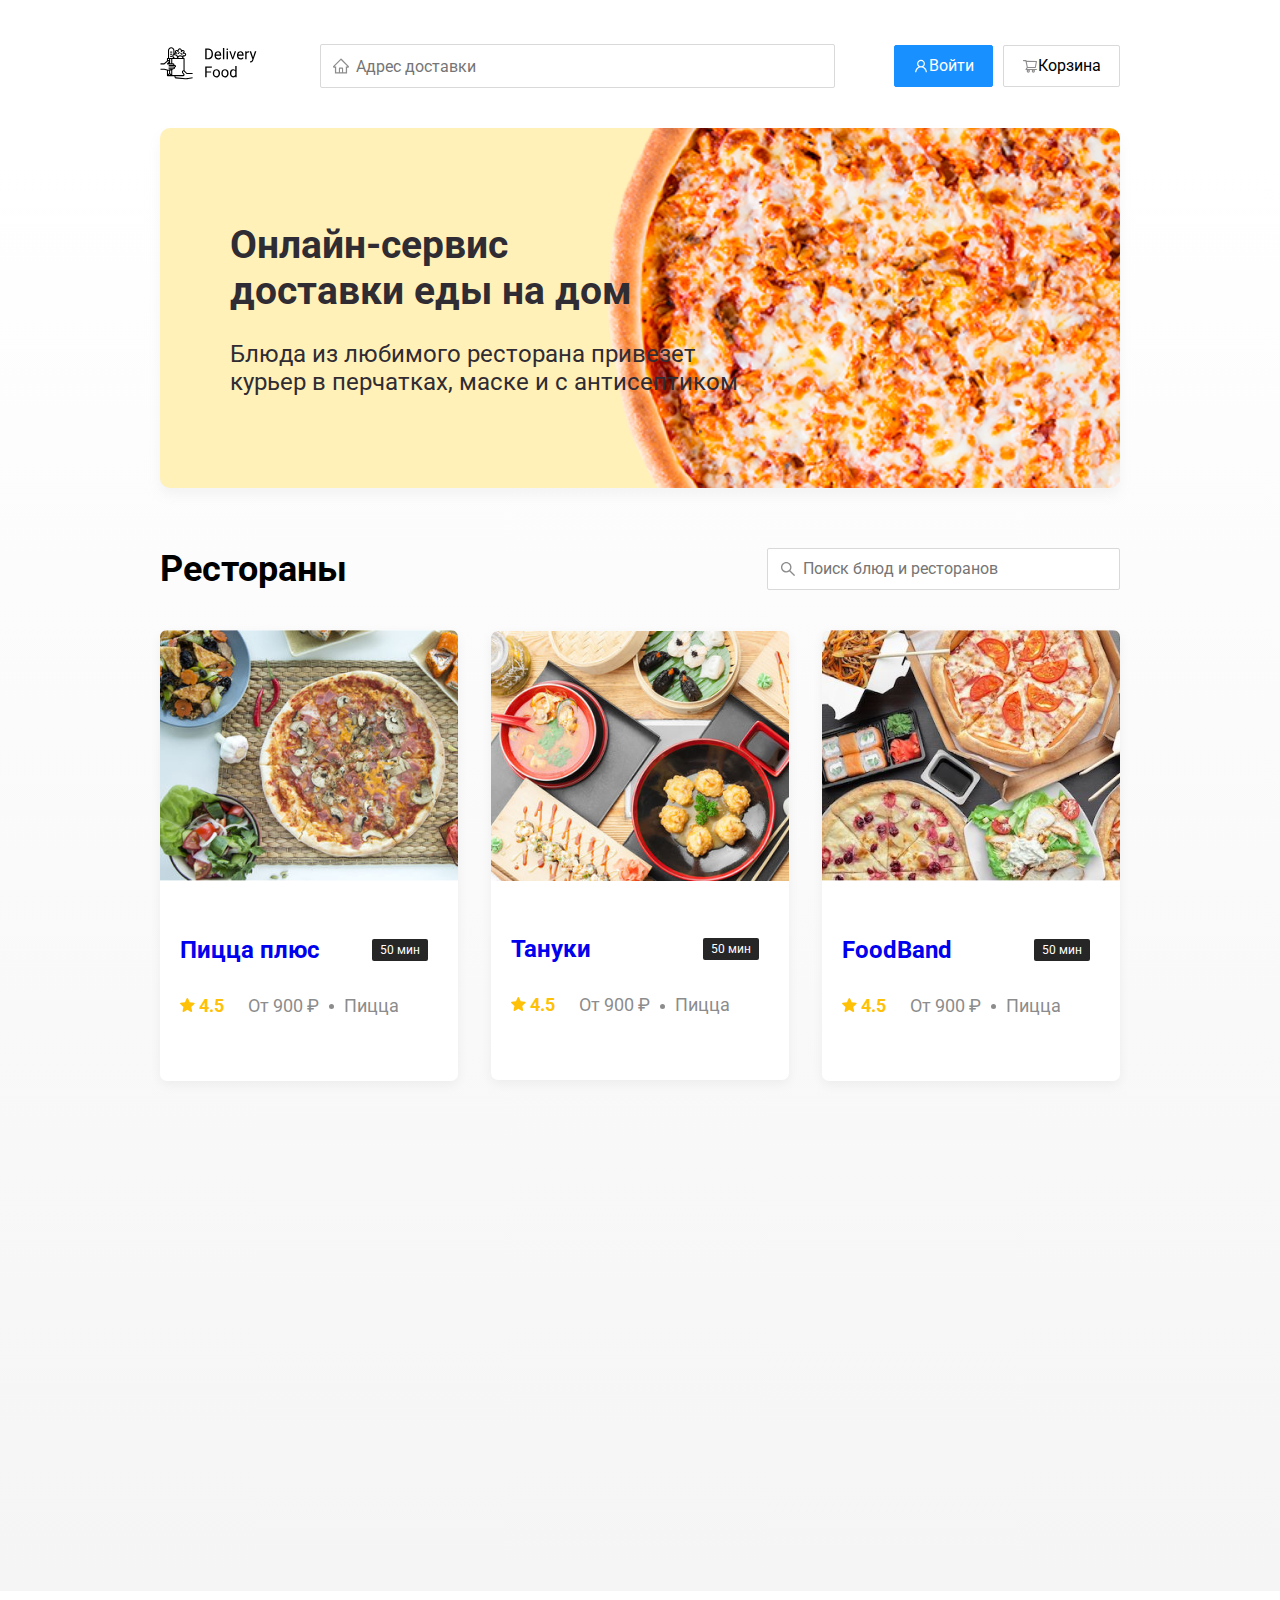
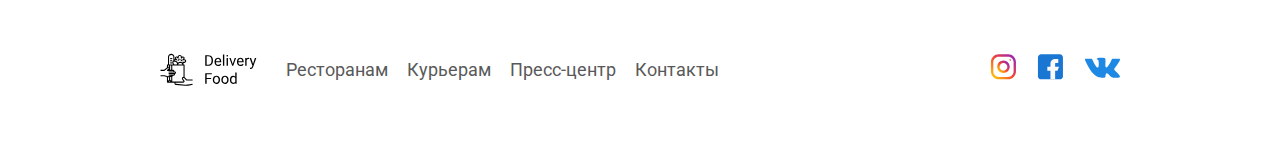
<file: index.html>
<!DOCTYPE html>
<html lang="ru">
  <head>
    <meta charset="UTF-8" />
    <meta name="viewport" content="width=device-width, initial-scale=1.0" />
    <title>Delivery Food - доставка еды на дом</title>
    <link
      href="https://fonts.googleapis.com/css2?family=Roboto:wght@400;700&display=swap"
      rel="stylesheet"
    />
    <link rel="stylesheet" href="css/normalize.css" />
    <link rel="stylesheet" href="css/animate.css" />
    <link rel="stylesheet" href="css/style.css" />
  </head>

  <body>
    <header class="header">
      <div class="container">
        <div class="header-wrap">
          <a href="index.html">
            <img src="img/header/logosvg.svg" alt="" class="header__brand" />
          </a>
          <input
            type="text"
            class="input header-search__input"
            placeholder="Адрес доставки"
          />
          <div class="header-buttons">
            <button class="button header-buttons__in">
              <img
                src="img/header/icon_in.svg"
                alt=""
                class="header-buttons_img"
              />
              <span class="header-buttons__text">Войти</span>
              <!-- /.header-buttons__text -->
            </button>
            <!-- /.header-buttons_key -->
            <button class="button header-buttons__basket">
              <img
                src="img/header/icon_braket.svg"
                alt=""
                class="header-buttons_img"
              /><span class="header-buttons__text" id="basket">Корзина</span>
            </button>

            <!-- /.header-buttons_key -->
          </div>
          <!-- /.header-buttons button -->
        </div>
        <!-- /.header-wrap -->
      </div>
      <!-- /.container -->
    </header>
    <!-- /.header -->

    <main class="main">
      <section class="promo-section">
        <div class="container">
          <div class="promo">
            <h1 class="promo-title">
              Онлайн-сервис <br />
              доставки еды на дом
            </h1>
            <p class="promo-subtitle">
              Блюда из любимого ресторана привезет курьер в перчатках, маске и с
              антисептиком
            </p>
            <!-- /.promo-subtitle -->
            <!-- /.promo-title -->
          </div>
        </div>
        <!-- /.container -->
        <!-- /.promo -->
      </section>
      <!-- /.promo-section -->

      <section class="restuarants">
        <div class="container">
          <div class="section-heading">
            <h2 class="section-heading__title">Рестораны</h2>
            <!-- /.section-title -->
            <input
              type=""
              class="section-heading__input main-input"
              placeholder="Поиск блюд и ресторанов"
            />
          </div>

          <!-- /.section-heading -->
          <div class="cards" class="cards">
            <a
              href="restuarant.html"
              class="card wow fadeInUp"
              data-wow-delay="0.2s"
            >
              <img src="img/restuarant/card-1.jpg" alt="" class="card-image" />
              <div class="card-text">
                <div class="card-heading">
                  <h3 class="card-title">Пицца плюс</h3>
                  <span class="card-tag">50 мин</span>
                  <!-- /.card-tag -->
                  <!-- /.card-title -->
                </div>
                <!-- /.card-heading -->
                <div class="card-info">
                  <div class="card-raiting">
                    <img
                      src="img/restuarant/raiting.svg"
                      alt="raiting-star"
                      class="raiting-star"
                    />
                    4.5
                  </div>
                  <!-- /.card-raiting -->
                  <div class="card-price">От 900 ₽</div>
                  <!-- /.card-price -->
                  <div class="card-category">Пицца</div>
                  <!-- /.card category -->
                </div>
                <!-- /.card-info -->
              </div>
              <!-- /.card-text -->
            </a>
            <!-- /.card -->
            <a
              href="restuarant.html"
              class="card wow fadeInUp"
              data-wow-delay="0.4s"
            >
              <img src="img/restuarant/card-2.jpg" alt="" class="card-image" />
              <div class="card-text">
                <div class="card-heading">
                  <h3 class="card-title">Тануки</h3>
                  <span class="card-tag">50 мин</span>
                  <!-- /.card-tag -->
                  <!-- /.card-title -->
                </div>
                <!-- /.card-heading -->
                <div class="card-info">
                  <div class="card-raiting">
                    <img
                      src="img/restuarant/raiting.svg"
                      alt="raiting-star"
                      class="raiting-star"
                    />
                    4.5
                  </div>
                  <!-- /.card-raiting -->
                  <div class="card-price">От 900 ₽</div>
                  <!-- /.card-price -->
                  <div class="card-category">Пицца</div>
                  <!-- /.card category -->
                </div>
                <!-- /.card-info -->
              </div>
              <!-- /.card-text -->
            </a>
            <!-- /.card -->
            <a
              href="restuarant.html"
              class="card wow fadeInUp"
              data-wow-delay="0.6s"
            >
              <img src="img/restuarant/card-3.jpg" alt="" class="card-image" />
              <div class="card-text">
                <div class="card-heading">
                  <h3 class="card-title">FoodBand</h3>
                  <span class="card-tag">50 мин</span>
                  <!-- /.card-tag -->
                  <!-- /.card-title -->
                </div>
                <!-- /.card-heading -->
                <div class="card-info">
                  <div class="card-raiting">
                    <img
                      src="img/restuarant/raiting.svg"
                      alt="raiting-star"
                      class="raiting-star"
                    />
                    4.5
                  </div>
                  <!-- /.card-raiting -->
                  <div class="card-price">От 900 ₽</div>
                  <!-- /.card-price -->
                  <div class="card-category">Пицца</div>
                  <!-- /.card category -->
                </div>
                <!-- /.card-info -->
              </div>
              <!-- /.card-text -->
            </a>
            <!-- /.card -->
            <a
              href="restuarant.html"
              class="card wow fadeInUp"
              data-wow-delay="0.2s"
            >
              <img src="img/restuarant/card-4.jpg" alt="" class="card-image" />
              <div class="card-text">
                <div class="card-heading">
                  <h3 class="card-title">Жадина-пицца</h3>
                  <span class="card-tag">50 мин</span>
                  <!-- /.card-tag -->
                  <!-- /.card-title -->
                </div>
                <!-- /.card-heading -->
                <div class="card-info">
                  <div class="card-raiting">
                    <img
                      src="img/restuarant/raiting.svg"
                      alt="raiting-star"
                      class="raiting-star"
                    />
                    4.5
                  </div>
                  <!-- /.card-raiting -->
                  <div class="card-price">От 900 ₽</div>
                  <!-- /.card-price -->
                  <div class="card-category">Пицца</div>
                  <!-- /.card category -->
                </div>
                <!-- /.card-info -->
              </div>
              <!-- /.card-text -->
            </a>
            <!-- /.card -->
            <a
              href="restuarant.html"
              class="card wow fadeInUp"
              data-wow-delay="0.4s"
            >
              <img src="img/restuarant/card-5.jpg" alt="" class="card-image" />
              <div class="card-text">
                <div class="card-heading">
                  <h3 class="card-title">Точка еды</h3>
                  <span class="card-tag">50 мин</span>
                  <!-- /.card-tag -->
                  <!-- /.card-title -->
                </div>
                <!-- /.card-heading -->
                <div class="card-info">
                  <div class="card-raiting">
                    <img
                      src="img/restuarant/raiting.svg"
                      alt="raiting-star"
                      class="raiting-star"
                    />
                    4.5
                  </div>
                  <!-- /.card-raiting -->
                  <div class="card-price">От 900 ₽</div>
                  <!-- /.card-price -->
                  <div class="card-category">Пицца</div>
                  <!-- /.card category -->
                </div>
                <!-- /.card-info -->
              </div>
              <!-- /.card-text -->
            </a>
            <!-- /.card -->
            <a
              href="restuarant.html"
              class="card wow fadeInUp"
              data-wow-delay="0.6s"
            >
              <img src="img/restuarant/card-6.jpg" alt="" class="card-image" />
              <div class="card-text">
                <div class="card-heading">
                  <h3 class="card-title">PizzaBurger</h3>
                  <span class="card-tag">50 мин</span>
                  <!-- /.card-tag -->
                  <!-- /.card-title -->
                </div>
                <!-- /.card-heading -->
                <div class="card-info">
                  <div class="card-raiting">
                    <img
                      src="img/restuarant/raiting.svg"
                      alt="raiting-star"
                      class="raiting-star"
                    />
                    4.5
                  </div>
                  <!-- /.card-raiting -->
                  <div class="card-price">От 900 ₽</div>
                  <!-- /.card-price -->
                  <div class="card-category">Пицца</div>
                  <!-- /.card category -->
                </div>
                <!-- /.card-info -->
              </div>
              <!-- /.card-text -->
            </a>
            <!-- /.card -->
          </div>
          <!-- /.cards -->
        </div>
        <!-- /.container -->
      </section>
      <!-- /.restuarants -->
    </main>
    <footer class="footer">
      <div class="container">
        <div class="footer-block">
          <img src="img/footer/logo.svg" alt="" class="footer-logo" />
          <nav class="footer-nav">
            <a href="#" class="footer-link">Ресторанам</a>
            <!-- /.footer-link -->
            <a href="#" class="footer-link">Курьерам</a>
            <!-- /.footer-link -->
            <a href="#" class="footer-link">Пресс-центр</a>
            <!-- /.footer-link -->
            <a href="#" class="footer-link">Контакты</a>
            <!-- /.footer-link -->
          </nav>
          <!-- /.footer-nav -->
          <div class="social-links">
            <a href="#" class="social-link"
              ><img src="img/footer/instagram.svg" alt=""
            /></a>
            <!-- /.social-link -->
            <a href="#" class="social-link"
              ><img src="img/footer/facebook.svg" alt=""
            /></a>
            <!-- /.social-link -->
            <a href="#" class="social-link"
              ><img src="img/footer/vk.svg" alt=""
            /></a>
            <!-- /.social-link -->
          </div>
          <!-- /.social-link -->
        </div>
        <!-- /.footer-block -->
      </div>
    </footer>
    <!-- /.footer -->
    <div class="modal" id="modal">
      <div class="modal-dialog">
        <div class="modal-header">
          <h3 class="modal-title">Корзина</h3>
          <!-- /.modal-title -->
          <button class="modal-close" id="close">&times;</button>
          <!-- /.close -->
        </div>
        <!-- /.modal-header -->
        <div class="modal-body">
          <div class="food-row">
            <span class="food-name">Ролл угорь стандарт</span>
            <!-- /.food-name -->
            <strong class="food-price">250 ₽</strong>
            <!-- /.food-price -->
            <div class="food-counter">
              <button class="counter-button">-</button>
              <!-- /.counter-button -->
              <span class="counter">1</span>
              <!-- /.counter -->
              <button class="counter-button">+</button>
              <!-- /.counter-button -->
            </div>
            <!-- /.food-counter -->
          </div>
          <!-- /.foods-row -->
          <div class="food-row">
            <span class="food-name">Ролл угорь стандарт</span>
            <!-- /.food-name -->
            <strong class="food-price">250 ₽</strong>
            <!-- /.food-price -->
            <div class="food-counter">
              <button class="counter-button">-</button>
              <!-- /.counter-button -->
              <span class="counter">1</span>
              <!-- /.counter -->
              <button class="counter-button">+</button>
              <!-- /.counter-button -->
            </div>
            <!-- /.food-counter -->
          </div>
          <!-- /.foods-row -->
          <div class="food-row">
            <span class="food-name">Ролл угорь стандарт</span>
            <!-- /.food-name -->
            <strong class="food-price">250 ₽</strong>
            <!-- /.food-price -->
            <div class="food-counter">
              <button class="counter-button">-</button>
              <!-- /.counter-button -->
              <span class="counter">1</span>
              <!-- /.counter -->
              <button class="counter-button">+</button>
              <!-- /.counter-button -->
            </div>
            <!-- /.food-counter -->
          </div>
          <!-- /.foods-row -->
          <div class="food-row">
            <span class="food-name">Ролл угорь стандарт</span>
            <!-- /.food-name -->
            <strong class="food-price">250 ₽</strong>
            <!-- /.food-price -->
            <div class="food-counter">
              <button class="counter-button">-</button>
              <!-- /.counter-button -->
              <span class="counter">1</span>
              <!-- /.counter -->
              <button class="counter-button">+</button>
              <!-- /.counter-button -->
            </div>
            <!-- /.food-counter -->
          </div>
          <!-- /.foods-row -->
          <div class="food-row">
            <span class="food-name">Ролл угорь стандарт</span>
            <!-- /.food-name -->
            <strong class="food-price">250 ₽</strong>
            <!-- /.food-price -->
            <div class="food-counter">
              <button class="counter-button">-</button>
              <!-- /.counter-button -->
              <span class="counter">1</span>
              <!-- /.counter -->
              <button class="counter-button">+</button>
              <!-- /.counter-button -->
            </div>
            <!-- /.food-counter -->
          </div>
          <!-- /.foods-row -->
        </div>
        <!-- /.modal-body -->
        <div class="modal-footer">
          <span class="modal-price__tag">1250 ₽</span>
          <!-- /.price-tag -->
          <div class="modal-button">
            <button class="buttons button-primary">Оформить заказ</button>
            <!-- /.buttons -->
            <button class="buttons button-basket">Отмена</button>
            <!-- /.buttons -->
          </div>
          <!-- /.modal-footer-button -->
        </div>
        <!-- /.modal-footer -->
      </div>
      <!-- /.modal-dialog -->
    </div>
    <!-- /.modal -->
    <script src="js/wow.min.js"></script>
    <script src="js/main.js"></script>
  </body>
</html>
</file>
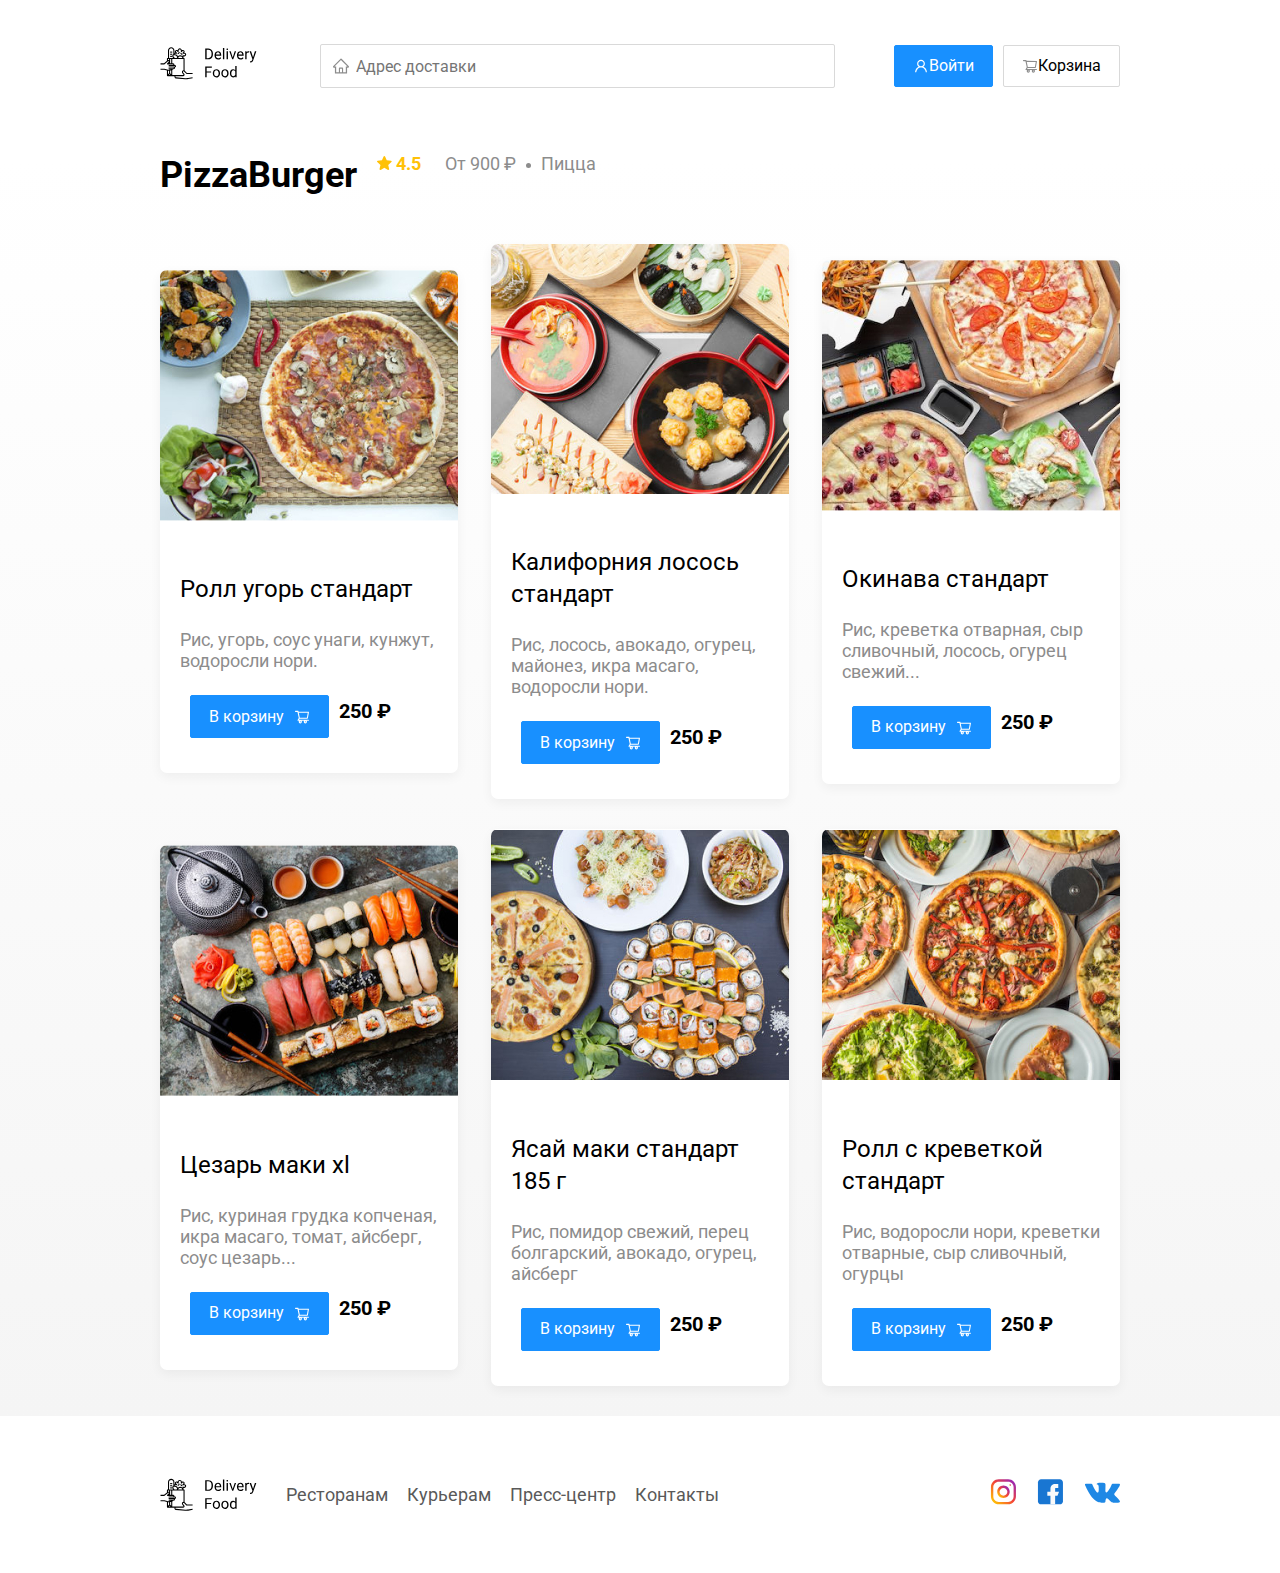
<file: restuarant.html>
<!DOCTYPE html>
<html lang="ru">

<head>
    <meta charset="UTF-8">
    <meta name="viewport" content="width=device-width, initial-scale=1.0">
    <title>PizzaBurger - доставка еды на дом</title>
    <link href="https://fonts.googleapis.com/css2?family=Roboto:wght@400;700&display=swap" rel="stylesheet">
    <link rel="stylesheet" href="css/normalize.css">
    <link rel="stylesheet" href="css/animate.css">
    <link rel="stylesheet" href="css/style.css">
</head>

<body>
    <header class="header">
        <div class="container">
            <div class="header-wrap">
                <a href="index.html">
                    <img src="img/header/logosvg.svg" alt="" class="header__brand">
                </a>
                <input type="text" class="input header-search__input" placeholder="Адрес доставки">
                <div class="header-buttons">
                    <button class="button header-buttons__in">
                        <img src="img/header/icon_in.svg" alt="" class="header-buttons_img">
                        <span class="header-buttons__text">Войти</span> <!-- /.header-buttons__text -->
                    </button>
                    <!-- /.header-buttons_key -->
                    <button class="button header-buttons__basket">
                        <img src="img/header/icon_braket.svg" alt="" class="header-buttons_img"><span
                            class="header-buttons__text" id="basket">Корзина</span>
                    </button>

                    <!-- /.header-buttons_key -->
                </div>
                <!-- /.header-buttons button -->
            </div>
            <!-- /.header-wrap -->
        </div>
        <!-- /.container -->
    </header>
    <!-- /.header -->

    <main class="main">

        <div class="container">


            <section class="restuarants">
                <div class="container">
                    <div class="section-heading">
                        <h2 class="section-heading__title">PizzaBurger</h2>
                        <!-- /.section-title -->
                        <div class="card-info">

                            <div class="card-raiting"><img src="img/restuarant/raiting.svg" alt="raiting-star"
                                    class="raiting-star">
                                4.5</div>
                            <!-- /.card-raiting -->
                            <div class="card-price">От 900 ₽</div>
                            <!-- /.card-price -->
                            <div class="card-category">Пицца</div>
                            <!-- /.card category -->
                        </div>
                    </div>

                    <!-- /.section-heading -->
                    <div class="cards">
                        <div class="card wow fadeInUp" data-wow-delay="0.2s">
                            <img src="img/restuarant/card-1.jpg" alt="" class="card-image">
                            <div class="card-text">
                                <div class="card-heading">
                                    <h3 class="card-title card-title__reg">Ролл угорь стандарт</h3>
                                    <!-- /.card-title -->
                                </div>
                                <!-- /.card-heading -->
                                <div class="card-info">
                                    <div class="card-ingredients">Рис, угорь, соус унаги, кунжут, водоросли нори.</div>
                                    <!-- /.card category -->
                                </div>
                                <!-- /.card-info -->
                                <div class="card-buttons">
                                    <button class="button button-primary">
                                        <span class="button-card__text">В корзину</span>
                                        <!-- /.button-card__text -->
                                        <img src="img/restuarant/shop.svg" alt="" class="button-card__image">
                                    </button> <!-- /.button button-primary -->
                                    <strong class="card-price-bold">250 ₽</strong> <!-- /.card-price-bold -->
                                </div>
                                <!-- /.card-buttons -->
                            </div>
                            <!-- /.card-text -->
                        </div>
                        <!-- /.card -->
                        <div class="card wow fadeInUp" data-wow-delay="0.4s">
                            <img src="img/restuarant/card-2.jpg" alt="" class="card-image">
                            <div class="card-text">
                                <div class="card-heading">
                                    <h3 class="card-title card-title__reg">Калифорния лосось стандарт</h3>
                                    <!-- /.card-title -->
                                </div>
                                <!-- /.card-heading -->
                                <div class="card-info">
                                    <div class="card-ingredients">Рис, лосось, авокадо, огурец, майонез, икра масаго,
                                        водоросли нори.</div>
                                    <!-- /.card category -->
                                </div>
                                <!-- /.card-info -->
                                <div class="card-buttons">
                                    <button class="button button-primary">
                                        <span class="button-card__text">В корзину</span> <!-- /.button-card__text -->
                                        <img src="img/restuarant/shop.svg" alt="" class="button-card__image">
                                    </button> <!-- /.button button-primary -->
                                    <strong class="card-price-bold">250 ₽</strong> <!-- /.card-price-bold -->
                                </div>
                                <!-- /.card-buttons -->
                            </div>
                            <!-- /.card-text -->
                        </div>
                        <!-- /.card -->
                        <div class="card wow fadeInUp" data-wow-delay="0.6s">
                            <img src="img/restuarant/card-3.jpg" alt="" class="card-image">
                            <div class="card-text">
                                <div class="card-heading">
                                    <h3 class="card-title card-title__reg">Окинава стандарт</h3>
                                    <!-- /.card-title -->
                                </div>
                                <!-- /.card-heading -->
                                <div class="card-info">

                                    <div class="card-ingredients">Рис, креветка отварная, сыр сливочный, лосось, огурец
                                        свежий...</div>
                                    <!-- /.card category -->
                                </div>
                                <!-- /.card-info -->
                                <div class="card-buttons">
                                    <button class="button button-primary">
                                        <span class="button-card__text">В корзину</span> <!-- /.button-card__text -->
                                        <img src="img/restuarant/shop.svg" alt="" class="button-card__image">
                                    </button> <!-- /.button button-primary -->
                                    <strong class="card-price-bold">250 ₽</strong> <!-- /.card-price-bold -->
                                </div>
                                <!-- /.card-buttons -->
                            </div>
                            <!-- /.card-text -->
                        </div>
                        <!-- /.card -->
                        <div class="card wow fadeInUp" data-wow-delay="0.2s">
                            <img src="img/restuarant/card-4.jpg" alt="" class="card-image">
                            <div class="card-text">
                                <div class="card-heading">
                                    <h3 class="card-title card-title__reg">Цезарь маки хl</h3>

                                    <!-- /.card-title -->
                                </div>
                                <!-- /.card-heading -->
                                <div class="card-info">

                                    <div class="card-ingredients">Рис, куриная грудка копченая, икра масаго, томат,
                                        айсберг, соус цезарь...</div>
                                    <!-- /.card category -->
                                </div>
                                <!-- /.card-info -->
                                <div class="card-buttons">
                                    <button class="button button-primary">
                                        <span class="button-card__text">В корзину</span> <!-- /.button-card__text -->
                                        <img src="img/restuarant/shop.svg" alt="" class="button-card__image">
                                    </button> <!-- /.button button-primary -->
                                    <strong class="card-price-bold">250 ₽</strong> <!-- /.card-price-bold -->
                                </div>
                                <!-- /.card-buttons -->
                            </div>
                            <!-- /.card-text -->
                        </div>
                        <!-- /.card -->
                        <div class="card wow fadeInUp" data-wow-delay="0.4s">
                            <img src="img/restuarant/card-5.jpg" alt="" class="card-image">
                            <div class="card-text">
                                <div class="card-heading">
                                    <h3 class="card-title card-title__reg">Ясай маки стандарт 185 г</h3>

                                    <!-- /.card-title -->
                                </div>
                                <!-- /.card-heading -->
                                <div class="card-info">

                                    <div class="card-ingredients">Рис, помидор свежий, перец болгарский, авокадо,
                                        огурец,
                                        айсберг</div>
                                    <!-- /.card category -->
                                </div>
                                <!-- /.card-info -->
                                <div class="card-buttons">
                                    <button class="button button-primary">
                                        <span class="button-card__text">В корзину</span> <!-- /.button-card__text -->
                                        <img src="img/restuarant/shop.svg" alt="" class="button-card__image">
                                    </button> <!-- /.button button-primary -->
                                    <strong class="card-price-bold">250 ₽</strong> <!-- /.card-price-bold -->
                                </div>
                                <!-- /.card-buttons -->
                            </div>
                            <!-- /.card-text -->
                        </div>
                        <!-- /.card -->
                        <div class="card wow fadeInUp" data-wow-delay="0.6s">
                            <img src="img/restuarant/card-6.jpg" alt="" class="card-image">
                            <div class="card-text">
                                <div class="card-heading">
                                    <h3 class="card-title card-title__reg">Ролл с креветкой стандарт</h3>

                                    <!-- /.card-title -->
                                </div>
                                <!-- /.card-heading -->
                                <div class="card-info">

                                    <div class="card-ingredients">Рис, водоросли нори, креветки отварные, сыр сливочный,
                                        огурцы</div>
                                    <!-- /.card category -->
                                </div>
                                <!-- /.card-info -->
                                <div class="card-buttons">
                                    <button class="button button-primary">
                                        <span class="button-card__text">В корзину</span> <!-- /.button-card__text -->
                                        <img src="img/restuarant/shop.svg" alt="" class="button-card__image">
                                    </button> <!-- /.button button-primary -->
                                    <strong class="card-price-bold">250 ₽</strong> <!-- /.card-price-bold -->
                                </div>
                                <!-- /.card-buttons -->
                            </div>
                            <!-- /.card-text -->
                        </div>
                        <!-- /.card -->
                    </div>
                    <!-- /.cards -->
                </div>
                <!-- /.container -->
            </section>
            <!-- /.restuarants -->

    </main>
    <footer class="footer">
        <div class="container">
            <div class="footer-block">
                <img src="img/footer/logo.svg" alt="" class="footer-logo">
                <nav class="footer-nav">
                    <a href="#" class="footer-link">Ресторанам</a>
                    <!-- /.footer-link -->
                    <a href="#" class="footer-link">Курьерам</a>
                    <!-- /.footer-link -->
                    <a href="#" class="footer-link">Пресс-центр</a>
                    <!-- /.footer-link -->
                    <a href="#" class="footer-link">Контакты</a>
                    <!-- /.footer-link -->
                </nav>
                <!-- /.footer-nav -->
                <div class="social-links">
                    <a href="#" class="social-link"><img src="img/footer/instagram.svg" alt=""></a>
                    <!-- /.social-link -->
                    <a href="#" class="social-link"><img src="img/footer/facebook.svg" alt=""></a>
                    <!-- /.social-link -->
                    <a href="#" class="social-link"><img src="img/footer/vk.svg" alt=""></a>
                    <!-- /.social-link -->
                </div>
                <!-- /.social-link -->
            </div>
            <!-- /.footer-block -->
        </div>
    </footer>
    <!-- /.footer -->

    <div class="modal" id="modal">
        <div class="modal-dialog">
            <div class="modal-header">
                <h3 class="modal-title">Корзина</h3>
                <!-- /.modal-title -->
                <button class="modal-close" id="close">&times;</button> <!-- /.close -->
            </div>
            <!-- /.modal-header -->
            <div class="modal-body">
                <div class="food-row">
                    <span class="food-name">Ролл угорь стандарт</span> <!-- /.food-name -->
                    <strong class="food-price">250 ₽</strong> <!-- /.food-price -->
                    <div class="food-counter">
                        <button class="counter-button">-</button> <!-- /.counter-button -->
                        <span class="counter">1</span> <!-- /.counter -->
                        <button class="counter-button">+</button> <!-- /.counter-button -->
                    </div>
                    <!-- /.food-counter -->
                </div>
                <!-- /.foods-row -->
                <div class="food-row">
                    <span class="food-name">Ролл угорь стандарт</span> <!-- /.food-name -->
                    <strong class="food-price">250 ₽</strong> <!-- /.food-price -->
                    <div class="food-counter">
                        <button class="counter-button">-</button> <!-- /.counter-button -->
                        <span class="counter">1</span> <!-- /.counter -->
                        <button class="counter-button">+</button> <!-- /.counter-button -->
                    </div>
                    <!-- /.food-counter -->
                </div>
                <!-- /.foods-row -->
                <div class="food-row">
                    <span class="food-name">Ролл угорь стандарт</span> <!-- /.food-name -->
                    <strong class="food-price">250 ₽</strong> <!-- /.food-price -->
                    <div class="food-counter">
                        <button class="counter-button">-</button> <!-- /.counter-button -->
                        <span class="counter">1</span> <!-- /.counter -->
                        <button class="counter-button">+</button> <!-- /.counter-button -->
                    </div>
                    <!-- /.food-counter -->
                </div>
                <!-- /.foods-row -->
                <div class="food-row">
                    <span class="food-name">Ролл угорь стандарт</span> <!-- /.food-name -->
                    <strong class="food-price">250 ₽</strong> <!-- /.food-price -->
                    <div class="food-counter">
                        <button class="counter-button">-</button> <!-- /.counter-button -->
                        <span class="counter">1</span> <!-- /.counter -->
                        <button class="counter-button">+</button> <!-- /.counter-button -->
                    </div>
                    <!-- /.food-counter -->
                </div>
                <!-- /.foods-row -->
                <div class="food-row">
                    <span class="food-name">Ролл угорь стандарт</span> <!-- /.food-name -->
                    <strong class="food-price">250 ₽</strong> <!-- /.food-price -->
                    <div class="food-counter">
                        <button class="counter-button">-</button> <!-- /.counter-button -->
                        <span class="counter">1</span> <!-- /.counter -->
                        <button class="counter-button">+</button> <!-- /.counter-button -->
                    </div>
                    <!-- /.food-counter -->
                </div>
                <!-- /.foods-row -->
            </div>
            <!-- /.modal-body -->
            <div class="modal-footer">
                <span class="modal-price__tag">1250 ₽</span> <!-- /.price-tag -->
                <div class="modal-button">
                    <button class="buttons button-primary">Оформить заказ</button> <!-- /.buttons -->
                    <button class="buttons button-basket">Отмена</button> <!-- /.buttons -->
                </div>
                <!-- /.modal-footer-button -->
            </div>
            <!-- /.modal-footer -->

        </div>
        <!-- /.modal-dialog -->
    </div>
    <!-- /.modal -->
    <script src="js/wow.min.js"></script>
    <script src="js/main.js"></script>
</body>

</html>
</file>
<file: css/style.css>
.header {
  margin-bottom: 40px;
}

.header-wrap {
  display: -webkit-box;
  display: -ms-flexbox;
  display: flex;
  -webkit-box-pack: justify;
      -ms-flex-pack: justify;
          justify-content: space-between;
  -webkit-box-align: center;
      -ms-flex-align: center;
          align-items: center;
}

.header-search__input {
  border: 1px solid #D9D9D9;
  border-radius: 2px;
  font-size: 16px;
  line-height: 24px;
  color: #BFBFBF;
  background-image: url(../img/header/home.svg);
  background-repeat: no-repeat;
  background-position: left 11px center;
  padding-left: 35px;
}

.header-buttons {
  display: -webkit-box;
  display: -ms-flexbox;
  display: flex;
  -webkit-box-align: center;
      -ms-flex-align: center;
          align-items: center;
}

.header-buttons__in {
  background: #1890FF;
  border: 1px solid #1890FF;
  color: #FFFFFF;
  margin-right: 10px;
  display: -webkit-box;
  display: -ms-flexbox;
  display: flex;
  -webkit-box-align: center;
      -ms-flex-align: center;
          align-items: center;
  padding: 8px 18px;
  outline: none;
  cursor: pointer;
  border-radius: 2px;
  font-size: 16px;
  line-height: 24px;
}

.header-buttons__basket {
  background: #FFFFFF;
  border: 1px solid #D9D9D9;
  display: -webkit-box;
  display: -ms-flexbox;
  display: flex;
  -webkit-box-align: center;
      -ms-flex-align: center;
          align-items: center;
  padding: 8px 18px;
  outline: none;
  cursor: pointer;
  border-radius: 2px;
  font-size: 16px;
  line-height: 24px;
}

@media (max-width: 578px) {
  .header-wrap {
    -ms-flex-wrap: wrap;
        flex-wrap: wrap;
  }
  .header-search__input {
    margin-top: 30px;
    -webkit-box-ordinal-group: 6;
        -ms-flex-order: 5;
            order: 5;
  }
}

@media (max-width: 480px) {
  .header-buttons__text {
    display: none;
  }
}

body {
  -webkit-box-sizing: border-box;
          box-sizing: border-box;
  font-family: 'Roboto', sans-serif;
  padding-top: 44px;
}

.main {
  background: -webkit-gradient(linear, left top, left bottom, color-stop(1.04%, rgba(245, 245, 245, 0)), to(#F5F5F5));
  background: linear-gradient(180deg, rgba(245, 245, 245, 0) 1.04%, #F5F5F5 100%);
}

.container {
  max-width: 1200px;
  margin: auto;
}

.restuarants {
  margin-top: 60px;
}

.input {
  -webkit-box-flex: 0.8;
      -ms-flex: 0.8;
          flex: 0.8;
  height: 40px;
  outline: none;
}

@media (max-width: 1366px) {
  .container {
    max-width: 960px;
  }
}

@media (max-width: 992px) {
  .container {
    max-width: 750px;
  }
}

@media (max-width: 768px) {
  .container {
    max-width: 560px;
  }
}

@media (max-width: 578px) {
  .container {
    width: 90%;
  }
  .input {
    -webkit-box-flex: 1;
        -ms-flex: 1;
            flex: 1;
  }
}

.promo {
  -webkit-box-shadow: 0px 7px 12px rgba(158, 158, 163, 0.1);
          box-shadow: 0px 7px 12px rgba(158, 158, 163, 0.1);
  background: #FFF1B8 url(../img/promo/promo-img.png) no-repeat -100px/700px;
  background-position: top -190px right -120px;
  border-radius: 10px;
  padding: 68px 70px;
}

.promo-title {
  font-size: 39px;
  line-height: 46px;
  color: #302C34;
}

.promo-subtitle {
  max-width: 540px;
  line-height: 28px;
  font-size: 24px;
  color: #302C34;
}

.main-input {
  margin-left: auto;
}

@media (max-width: 1366px) {
  .promo {
    background-position: center right -200px;
    background-size: 750px;
  }
}

@media (max-width: 992px) {
  .promo {
    padding: 50px;
    background-position: center right -250px;
    background-size: 600px;
  }
  .promo-title {
    font-size: 34px;
  }
  .promo-subtitle {
    font-size: 16px;
    max-width: 350px;
    font-weight: bold;
  }
}

@media (max-width: 768px) {
  .promo {
    background-size: 450px;
  }
  .promo-title {
    font-size: 24px;
    line-height: 1.4;
  }
  .promo-subtitle {
    padding: 0;
  }
}

@media (max-width: 578px) {
  .promo {
    background-image: none;
    margin-bottom: 10px;
    padding: 30px;
  }
  .promo-title {
    font-size: 20px;
  }
}

@media (max-width: 480px) {
  .promo {
    padding: 20px;
  }
}

.section-heading {
  display: -webkit-box;
  display: -ms-flexbox;
  display: flex;
  -webkit-box-align: center;
      -ms-flex-align: center;
          align-items: center;
  margin-bottom: 40px;
}

.section-heading__title {
  margin: 0;
  font-size: 36px;
}

.section-heading__input {
  padding: 8px;
  width: 308px;
  border: 1px solid #D9D9D9;
  border-radius: 2px;
  font-size: 16px;
  line-height: 24px;
  color: #BFBFBF;
  background-image: url(../img/restuarant/search.svg);
  background-repeat: no-repeat;
  background-position: left 11px center;
  padding-left: 35px;
}

@media (max-width: 578px) {
  .section-heading {
    margin-bottom: 25px;
  }
  .section-heading__title {
    font-size: 24px;
  }
}

@media (max-width: 480px) {
  .section-heading {
    -ms-flex-wrap: wrap;
        flex-wrap: wrap;
    margin-bottom: 20px;
  }
  .section-heading__title {
    margin-bottom: 15px;
  }
}

.cards {
  display: -webkit-box;
  display: -ms-flexbox;
  display: flex;
  -ms-flex-wrap: wrap;
      flex-wrap: wrap;
  -webkit-box-align: center;
      -ms-flex-align: center;
          align-items: center;
  -webkit-box-pack: justify;
      -ms-flex-pack: justify;
          justify-content: space-between;
}

.card {
  background: #ffffff;
  -webkit-box-shadow: 0px 4px 12px rgba(0, 0, 0, 0.05);
          box-shadow: 0px 4px 12px rgba(0, 0, 0, 0.05);
  border-radius: 7px;
  overflow: hidden;
  margin-bottom: 30px;
  -ms-flex-preferred-size: 31%;
      flex-basis: 31%;
  text-decoration: none;
}

.card-ingredients {
  font-style: normal;
  font-weight: normal;
  font-size: 18px;
  line-height: 21px;
  color: #8C8C8C;
}

.card-heading {
  display: -webkit-box;
  display: -ms-flexbox;
  display: flex;
  -webkit-box-pack: justify;
      -ms-flex-pack: justify;
          justify-content: space-between;
  -webkit-box-align: center;
      -ms-flex-align: center;
          align-items: center;
  padding-left: 20px;
  padding-right: 30px;
}

.card-title {
  font-size: 24px;
  line-height: 32px;
  font-weight: bold;
  font-style: normal;
}

.card-title__reg {
  font-weight: normal;
  font-style: normal;
}

.card-tag {
  font-size: 12px;
  line-height: 20px;
  color: #ffffff;
  background-color: #262626;
  border-radius: 2px;
  padding: 1px 8px;
}

.card-text {
  padding-top: 24px;
  padding-bottom: 35px;
}

.card-info {
  display: -webkit-box;
  display: -ms-flexbox;
  display: flex;
  -webkit-box-align: center;
      -ms-flex-align: center;
          align-items: center;
  padding-left: 20px;
  -ms-flex-wrap: wrap;
      flex-wrap: wrap;
  margin-bottom: 24px;
}

.card-raiting {
  margin-right: 24px;
  color: #FFC107;
  font-style: normal;
  font-weight: bold;
  font-size: 18px;
  line-height: 32px;
}

.card-category {
  font-style: normal;
  font-weight: normal;
  font-size: 18px;
  line-height: 32px;
  color: #8C8C8C;
  text-overflow: ellipsis;
  overflow: hidden;
}

.card-price {
  margin-right: 10px;
  font-style: normal;
  font-weight: normal;
  font-size: 18px;
  line-height: 32px;
  color: #8C8C8C;
}

.card-price::after {
  content: "";
  width: 5px;
  height: 5px;
  background: #8C8C8C;
  display: inline-block;
  border-radius: 50%;
  vertical-align: middle;
  margin-left: 10px;
}

.card-price-bold {
  font-style: normal;
  font-weight: bold;
  font-size: 20px;
  line-height: 32px;
  color: #000000;
}

.card-buttons {
  display: -webkit-box;
  display: -ms-flexbox;
  display: flex;
  margin-left: 30px;
}

.button-primary {
  background: #1890FF;
  border: 1px solid #1890FF;
  color: #FFFFFF;
  margin-right: 10px;
  display: -webkit-box;
  display: -ms-flexbox;
  display: flex;
  -webkit-box-align: center;
      -ms-flex-align: center;
          align-items: center;
  padding: 8px 18px;
  outline: none;
  cursor: pointer;
  border-radius: 2px;
  font-size: 16px;
  line-height: 24px;
}

.button-card__text {
  margin-right: 10px;
}

@media (max-width: 1366px) {
  .category {
    font-size: 14px;
  }
}

@media (max-width: 992px) {
  .card {
    -ms-flex-preferred-size: 49%;
        flex-basis: 49%;
  }
}

@media (max-width: 768px) {
  .card-info {
    -ms-flex-wrap: wrap;
        flex-wrap: wrap;
  }
  .card-raiting {
    -ms-flex-preferred-size: 100%;
        flex-basis: 100%;
  }
  .card-title {
    font-size: 18px;
  }
}

@media (max-width: 578px) {
  .card {
    -ms-flex-preferred-size: 100%;
        flex-basis: 100%;
  }
  .card-image {
    width: 100%;
  }
}

.footer {
  padding: 60px 0;
}

.footer-block {
  display: -webkit-box;
  display: -ms-flexbox;
  display: flex;
  -webkit-box-align: center;
      -ms-flex-align: center;
          align-items: center;
  -webkit-box-pack: justify;
      -ms-flex-pack: justify;
          justify-content: space-between;
}

.footer-nav {
  margin-right: auto;
  margin-left: 25px;
}

.footer-link {
  display: inline-block;
  text-decoration: none;
  font-style: normal;
  font-weight: normal;
  font-size: 18px;
  line-height: 21px;
  color: #595959;
}

.footer-link:not(:last-child) {
  margin-right: 15px;
}

.social-links {
  display: -webkit-box;
  display: -ms-flexbox;
  display: flex;
  -webkit-box-align: center;
      -ms-flex-align: center;
          align-items: center;
}

.social-link:not(:last-child) {
  margin-right: 21px;
}

@media (max-width: 992px) {
  .footer-link {
    font-size: 16px;
  }
}

@media (max-width: 578px) {
  .footer {
    padding: 30px;
  }
  .footer-nav {
    -webkit-box-ordinal-group: 1;
        -ms-flex-order: 0;
            order: 0;
    margin-left: 0;
    margin-right: 0;
  }
  .footer-logo {
    -webkit-box-ordinal-group: 2;
        -ms-flex-order: 1;
            order: 1;
    margin-right: 15px;
  }
  .social-links {
    -webkit-box-ordinal-group: 3;
        -ms-flex-order: 2;
            order: 2;
  }
}

@media (max-width: 480px) {
  .footer-block {
    -ms-flex-wrap: wrap;
        flex-wrap: wrap;
  }
  .footer-nav {
    margin-bottom: 15px;
  }
  .footer-logo {
    margin-bottom: 15px;
  }
}

.modal {
  position: fixed;
  left: 0;
  top: 0;
  width: 100%;
  height: 100%;
  background: rgba(0, 0, 0, 0.4);
  display: none;
}

.modal_open {
  display: -webkit-box;
  display: -ms-flexbox;
  display: flex;
}

.modal-body {
  margin-bottom: 52px;
}

.modal-dialog {
  margin: auto;
  max-width: 780px;
  width: 95%;
  height: 552px;
  background: #FFFFFF;
  border-radius: 5px;
  padding: 40px 45px;
}

.modal-header {
  display: -webkit-box;
  display: -ms-flexbox;
  display: flex;
  -webkit-box-align: center;
      -ms-flex-align: center;
          align-items: center;
  -webkit-box-pack: justify;
      -ms-flex-pack: justify;
          justify-content: space-between;
  margin-bottom: 45px;
}

.modal-title {
  margin: 0;
  font-style: normal;
  font-weight: bold;
  font-size: 36px;
  line-height: 42px;
}

.modal-close {
  font-size: 36px;
  border: none;
  background-color: transparent;
}

.food-row {
  display: -webkit-box;
  display: -ms-flexbox;
  display: flex;
  -webkit-box-align: start;
      -ms-flex-align: start;
          align-items: flex-start;
  -webkit-box-pack: justify;
      -ms-flex-pack: justify;
          justify-content: space-between;
  border-bottom: 1px solid #D9D9D9;
  padding-bottom: 8px;
  margin-bottom: 15px;
}

.food-name {
  font-style: normal;
  font-weight: normal;
  font-size: 18px;
  line-height: 32px;
}

.food-price {
  margin-left: auto;
  margin-right: 47px;
  font-style: normal;
  font-weight: bold;
  font-size: 20px;
  line-height: 32px;
}

.food-counter {
  display: -webkit-box;
  display: -ms-flexbox;
  display: flex;
  -webkit-box-align: center;
      -ms-flex-align: center;
          align-items: center;
}

.counter-button {
  display: -webkit-box;
  display: -ms-flexbox;
  display: flex;
  -webkit-box-align: center;
      -ms-flex-align: center;
          align-items: center;
  -webkit-box-pack: center;
      -ms-flex-pack: center;
          justify-content: center;
  width: 39px;
  height: 32px;
  background: #FFFFFF;
  border: 1px solid #40A9FF;
  border-radius: 2px;
  font-style: normal;
  font-weight: normal;
  font-size: 14px;
  line-height: 22px;
  color: #40A9FF;
}

.counter {
  margin-left: 10px;
  margin-right: 10px;
  font-style: normal;
  font-weight: normal;
  font-size: 16px;
  line-height: 24px;
}

.modal-footer {
  display: -webkit-box;
  display: -ms-flexbox;
  display: flex;
  -webkit-box-align: center;
      -ms-flex-align: center;
          align-items: center;
  -webkit-box-pack: justify;
      -ms-flex-pack: justify;
          justify-content: space-between;
}

.modal-price__tag {
  font-style: normal;
  font-weight: bold;
  font-size: 20px;
  line-height: 23px;
  color: #FAFAFA;
  background: #262626;
  border-radius: 5px;
  padding: 15px 20px;
}

.modal-button {
  display: -webkit-box;
  display: -ms-flexbox;
  display: flex;
  -webkit-box-align: center;
      -ms-flex-align: center;
          align-items: center;
  -webkit-box-pack: justify;
      -ms-flex-pack: justify;
          justify-content: space-between;
}

.button-basket {
  background: #FFFFFF;
  border: 1px solid #D9D9D9;
  display: -webkit-box;
  display: -ms-flexbox;
  display: flex;
  -webkit-box-align: center;
      -ms-flex-align: center;
          align-items: center;
  padding: 8px 18px;
  outline: none;
  cursor: pointer;
  border-radius: 2px;
  font-size: 16px;
  line-height: 24px;
}
/*# sourceMappingURL=style.css.map */
</file>
